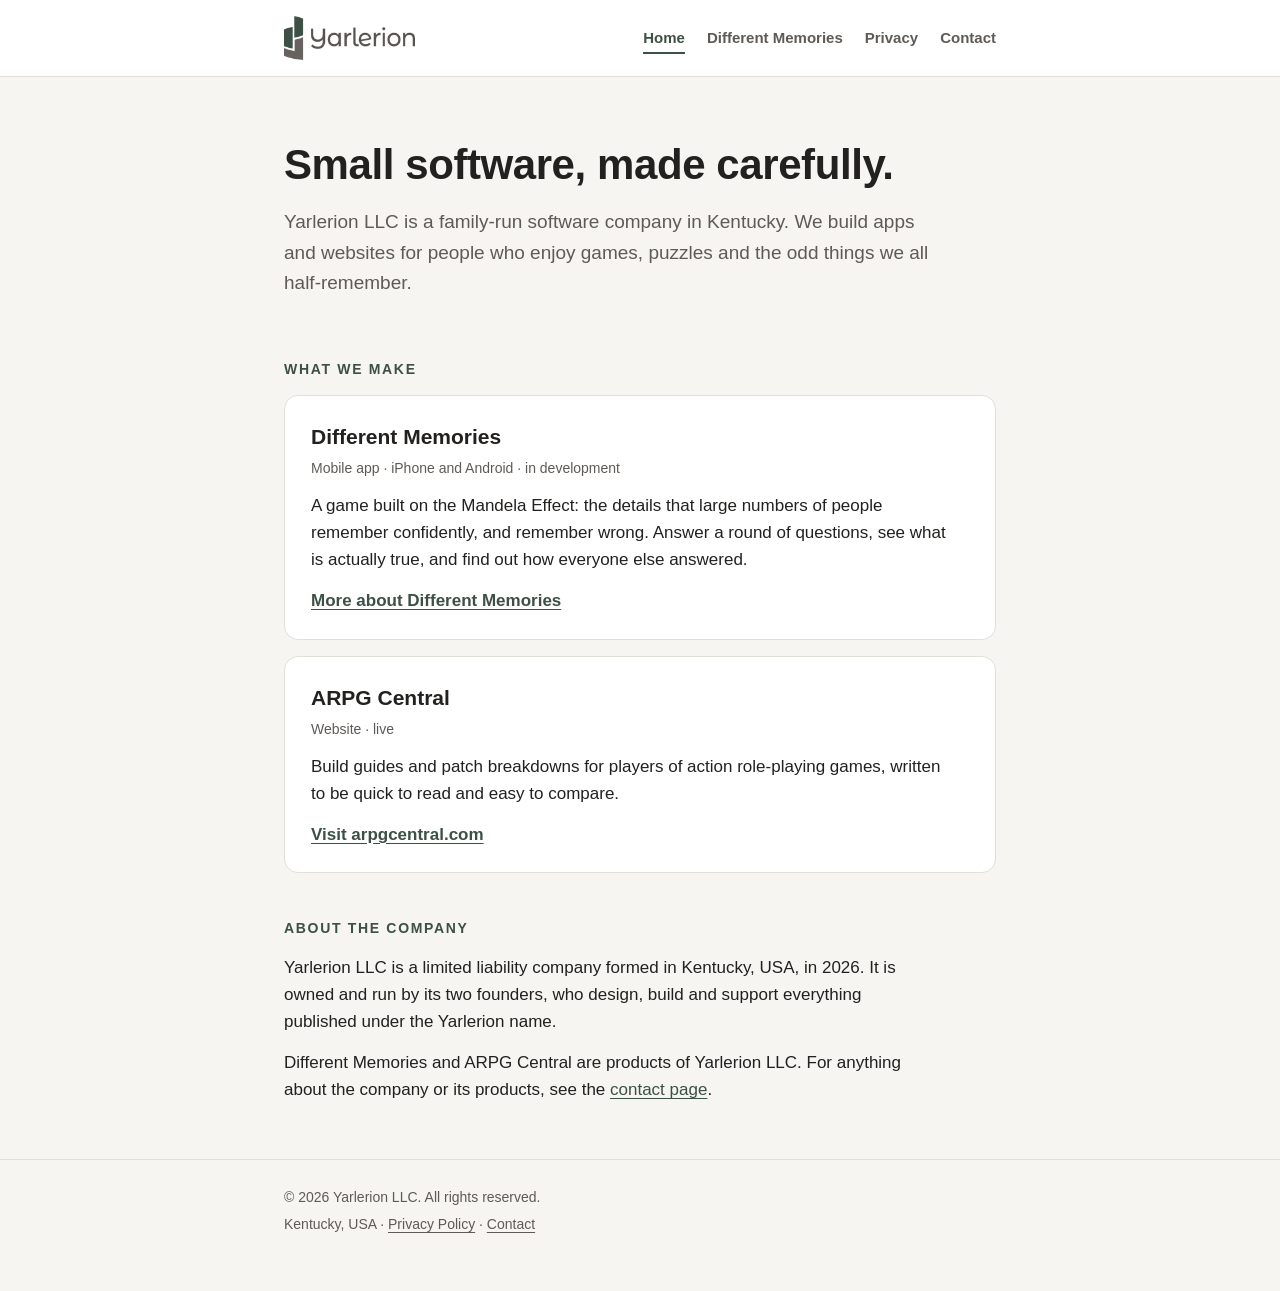
<file: index.html>
<!DOCTYPE html>
<html lang="en">
<head>
<meta charset="utf-8">
<meta name="viewport" content="width=device-width, initial-scale=1">
<title>Yarlerion LLC</title>
<meta name="description" content="Yarlerion LLC is a small, family-run software company in Kentucky. We make Different Memories and ARPG Central.">
<link rel="icon" type="image/png" href="favicon.png">
<link rel="apple-touch-icon" href="apple-touch-icon.png">
<link rel="stylesheet" href="styles.css">
</head>
<body>

<header class="site-header">
  <div class="wrap">
    <a class="brand" href="index.html"><img src="logo.png" alt="Yarlerion" width="131" height="44"></a>
    <nav aria-label="Main">
      <ul>
          <li><a href="index.html" aria-current="page">Home</a></li>
          <li><a href="different-memories.html">Different Memories</a></li>
          <li><a href="privacy.html">Privacy</a></li>
          <li><a href="contact.html">Contact</a></li>
      </ul>
    </nav>
  </div>
</header>

<main class="wrap">
  <section class="hero">
    <h1>Small software, made carefully.</h1>
    <p class="lead">Yarlerion LLC is a family-run software company in Kentucky. We build apps and websites for people who enjoy games, puzzles and the odd things we all half-remember.</p>
  </section>

  <section aria-labelledby="products">
    <h2 id="products">What we make</h2>

    <div class="card">
      <h3><a href="different-memories.html">Different Memories</a></h3>
      <p class="tag">Mobile app · iPhone and Android · in development</p>
      <p>A game built on the Mandela Effect: the details that large numbers of people remember confidently, and remember wrong. Answer a round of questions, see what is actually true, and find out how everyone else answered.</p>
      <p class="more"><a href="different-memories.html">More about Different Memories</a></p>
    </div>

    <div class="card">
      <h3>ARPG Central</h3>
      <p class="tag">Website · live</p>
      <p>Build guides and patch breakdowns for players of action role-playing games, written to be quick to read and easy to compare.</p>
      <p class="more"><a href="https://arpgcentral.com">Visit arpgcentral.com</a></p>
    </div>
  </section>

  <section aria-labelledby="about">
    <h2 id="about">About the company</h2>
    <p>Yarlerion LLC is a limited liability company formed in Kentucky, USA, in 2026. It is owned and run by its two founders, who design, build and support everything published under the Yarlerion name.</p>
    <p>Different Memories and ARPG Central are products of Yarlerion LLC. For anything about the company or its products, see the <a href="contact.html">contact page</a>.</p>
  </section>
</main>

<footer>
  <div class="wrap">
    <p>© 2026 Yarlerion LLC. All rights reserved.</p>
    <p>Kentucky, USA · <a href="privacy.html">Privacy Policy</a> · <a href="contact.html">Contact</a></p>
  </div>
</footer>

</body>
</html>
</file>
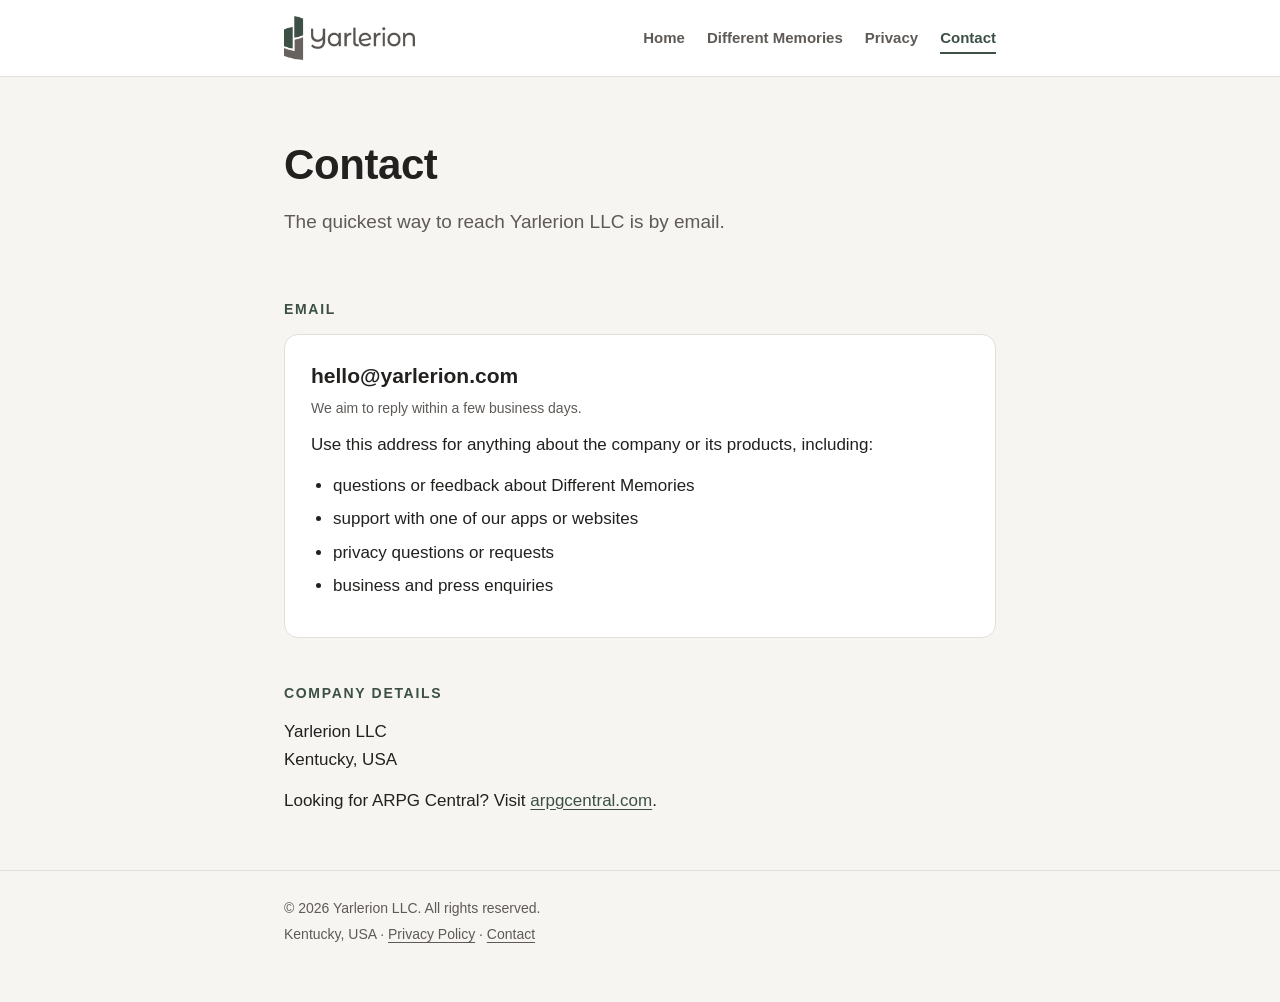
<file: contact.html>
<!DOCTYPE html>
<html lang="en">
<head>
<meta charset="utf-8">
<meta name="viewport" content="width=device-width, initial-scale=1">
<title>Contact · Yarlerion LLC</title>
<meta name="description" content="How to contact Yarlerion LLC.">
<link rel="icon" type="image/png" href="favicon.png">
<link rel="apple-touch-icon" href="apple-touch-icon.png">
<link rel="stylesheet" href="styles.css">
</head>
<body>

<header class="site-header">
  <div class="wrap">
    <a class="brand" href="index.html"><img src="logo.png" alt="Yarlerion" width="131" height="44"></a>
    <nav aria-label="Main">
      <ul>
          <li><a href="index.html">Home</a></li>
          <li><a href="different-memories.html">Different Memories</a></li>
          <li><a href="privacy.html">Privacy</a></li>
          <li><a href="contact.html" aria-current="page">Contact</a></li>
      </ul>
    </nav>
  </div>
</header>

<main class="wrap">
  <section class="hero">
    <h1>Contact</h1>
    <p class="lead">The quickest way to reach Yarlerion LLC is by email.</p>
  </section>

  <section aria-labelledby="email">
    <h2 id="email">Email</h2>
    <div class="card">
      <h3><a href="mailto:hello@yarlerion.com">hello@yarlerion.com</a></h3>
      <p class="tag">We aim to reply within a few business days.</p>
      <p>Use this address for anything about the company or its products, including:</p>
      <ul>
        <li>questions or feedback about Different Memories</li>
        <li>support with one of our apps or websites</li>
        <li>privacy questions or requests</li>
        <li>business and press enquiries</li>
      </ul>
    </div>
  </section>

  <section aria-labelledby="company">
    <h2 id="company">Company details</h2>
    <p>Yarlerion LLC<br>Kentucky, USA</p>
    <p>Looking for ARPG Central? Visit <a href="https://arpgcentral.com">arpgcentral.com</a>.</p>
  </section>
</main>

<footer>
  <div class="wrap">
    <p>© 2026 Yarlerion LLC. All rights reserved.</p>
    <p>Kentucky, USA · <a href="privacy.html">Privacy Policy</a> · <a href="contact.html">Contact</a></p>
  </div>
</footer>

</body>
</html>
</file>
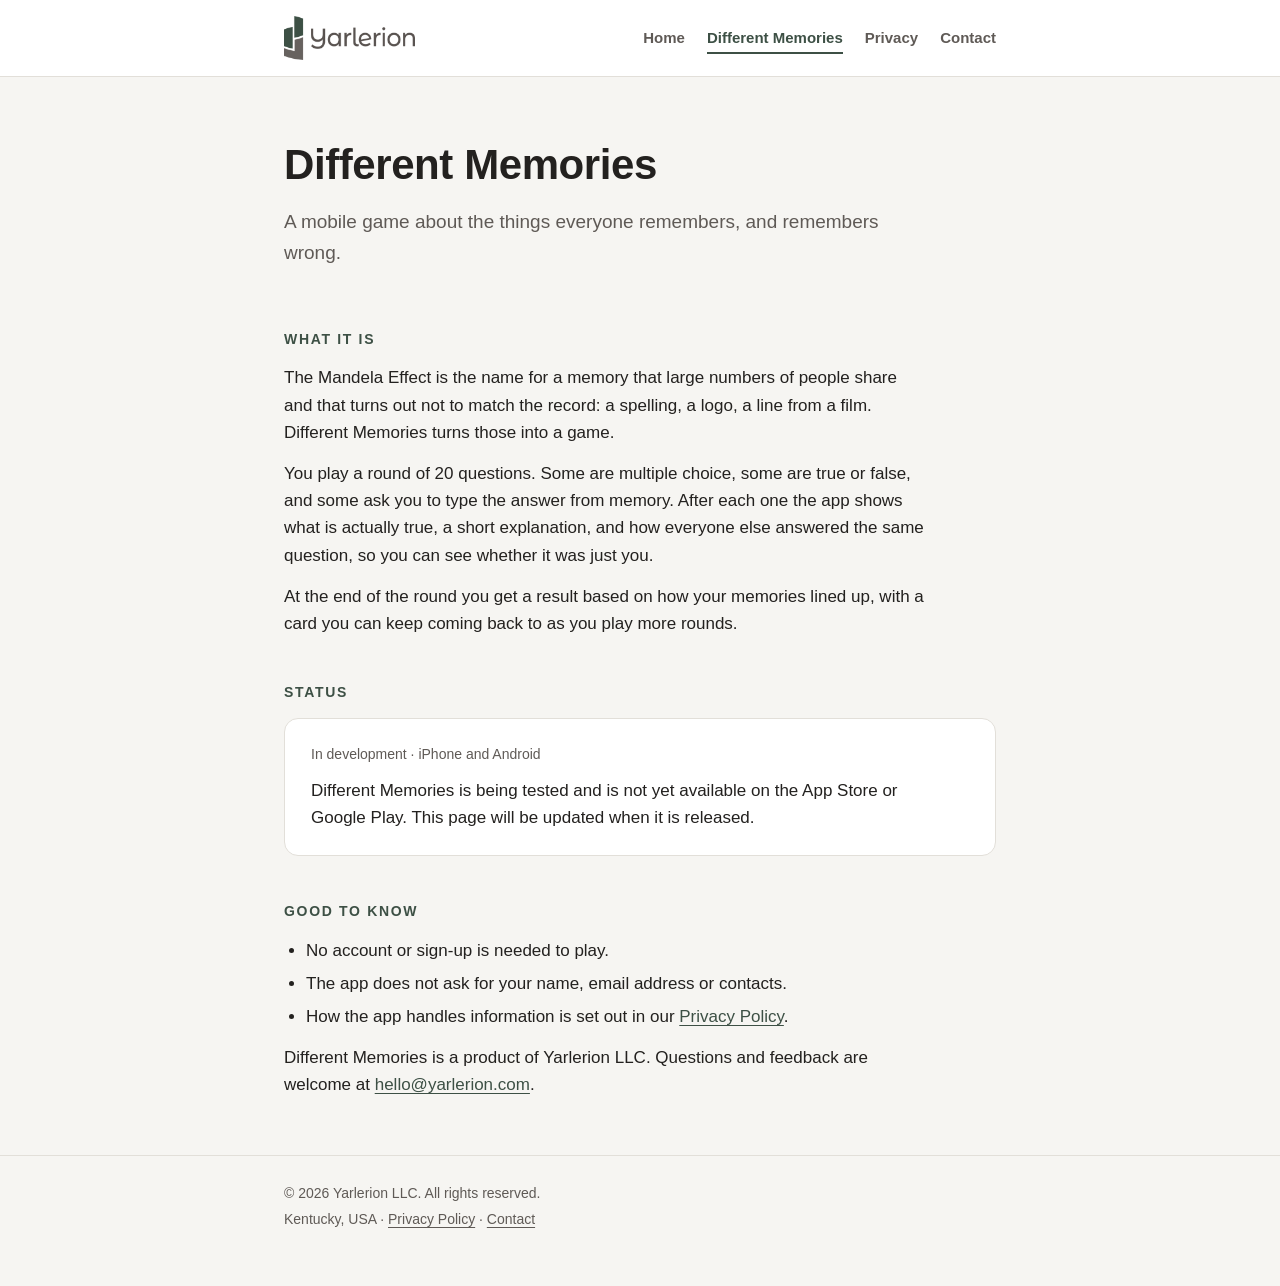
<file: different-memories.html>
<!DOCTYPE html>
<html lang="en">
<head>
<meta charset="utf-8">
<meta name="viewport" content="width=device-width, initial-scale=1">
<title>Different Memories · Yarlerion LLC</title>
<meta name="description" content="Different Memories is a mobile game built on the Mandela Effect, made by Yarlerion LLC.">
<link rel="icon" type="image/png" href="favicon.png">
<link rel="apple-touch-icon" href="apple-touch-icon.png">
<link rel="stylesheet" href="styles.css">
</head>
<body>

<header class="site-header">
  <div class="wrap">
    <a class="brand" href="index.html"><img src="logo.png" alt="Yarlerion" width="131" height="44"></a>
    <nav aria-label="Main">
      <ul>
          <li><a href="index.html">Home</a></li>
          <li><a href="different-memories.html" aria-current="page">Different Memories</a></li>
          <li><a href="privacy.html">Privacy</a></li>
          <li><a href="contact.html">Contact</a></li>
      </ul>
    </nav>
  </div>
</header>

<main class="wrap">
  <section class="hero">
    <h1>Different Memories</h1>
    <p class="lead">A mobile game about the things everyone remembers, and remembers wrong.</p>
  </section>

  <section aria-labelledby="what">
    <h2 id="what">What it is</h2>
    <p>The Mandela Effect is the name for a memory that large numbers of people share and that turns out not to match the record: a spelling, a logo, a line from a film. Different Memories turns those into a game.</p>
    <p>You play a round of 20 questions. Some are multiple choice, some are true or false, and some ask you to type the answer from memory. After each one the app shows what is actually true, a short explanation, and how everyone else answered the same question, so you can see whether it was just you.</p>
    <p>At the end of the round you get a result based on how your memories lined up, with a card you can keep coming back to as you play more rounds.</p>
  </section>

  <section aria-labelledby="status">
    <h2 id="status">Status</h2>
    <div class="card">
      <p class="tag">In development · iPhone and Android</p>
      <p>Different Memories is being tested and is not yet available on the App Store or Google Play. This page will be updated when it is released.</p>
    </div>
  </section>

  <section aria-labelledby="details">
    <h2 id="details">Good to know</h2>
    <ul>
      <li>No account or sign-up is needed to play.</li>
      <li>The app does not ask for your name, email address or contacts.</li>
      <li>How the app handles information is set out in our <a href="privacy.html">Privacy Policy</a>.</li>
    </ul>
    <p>Different Memories is a product of Yarlerion LLC. Questions and feedback are welcome at <a href="mailto:hello@yarlerion.com">hello@yarlerion.com</a>.</p>
  </section>
</main>

<footer>
  <div class="wrap">
    <p>© 2026 Yarlerion LLC. All rights reserved.</p>
    <p>Kentucky, USA · <a href="privacy.html">Privacy Policy</a> · <a href="contact.html">Contact</a></p>
  </div>
</footer>

</body>
</html>
</file>
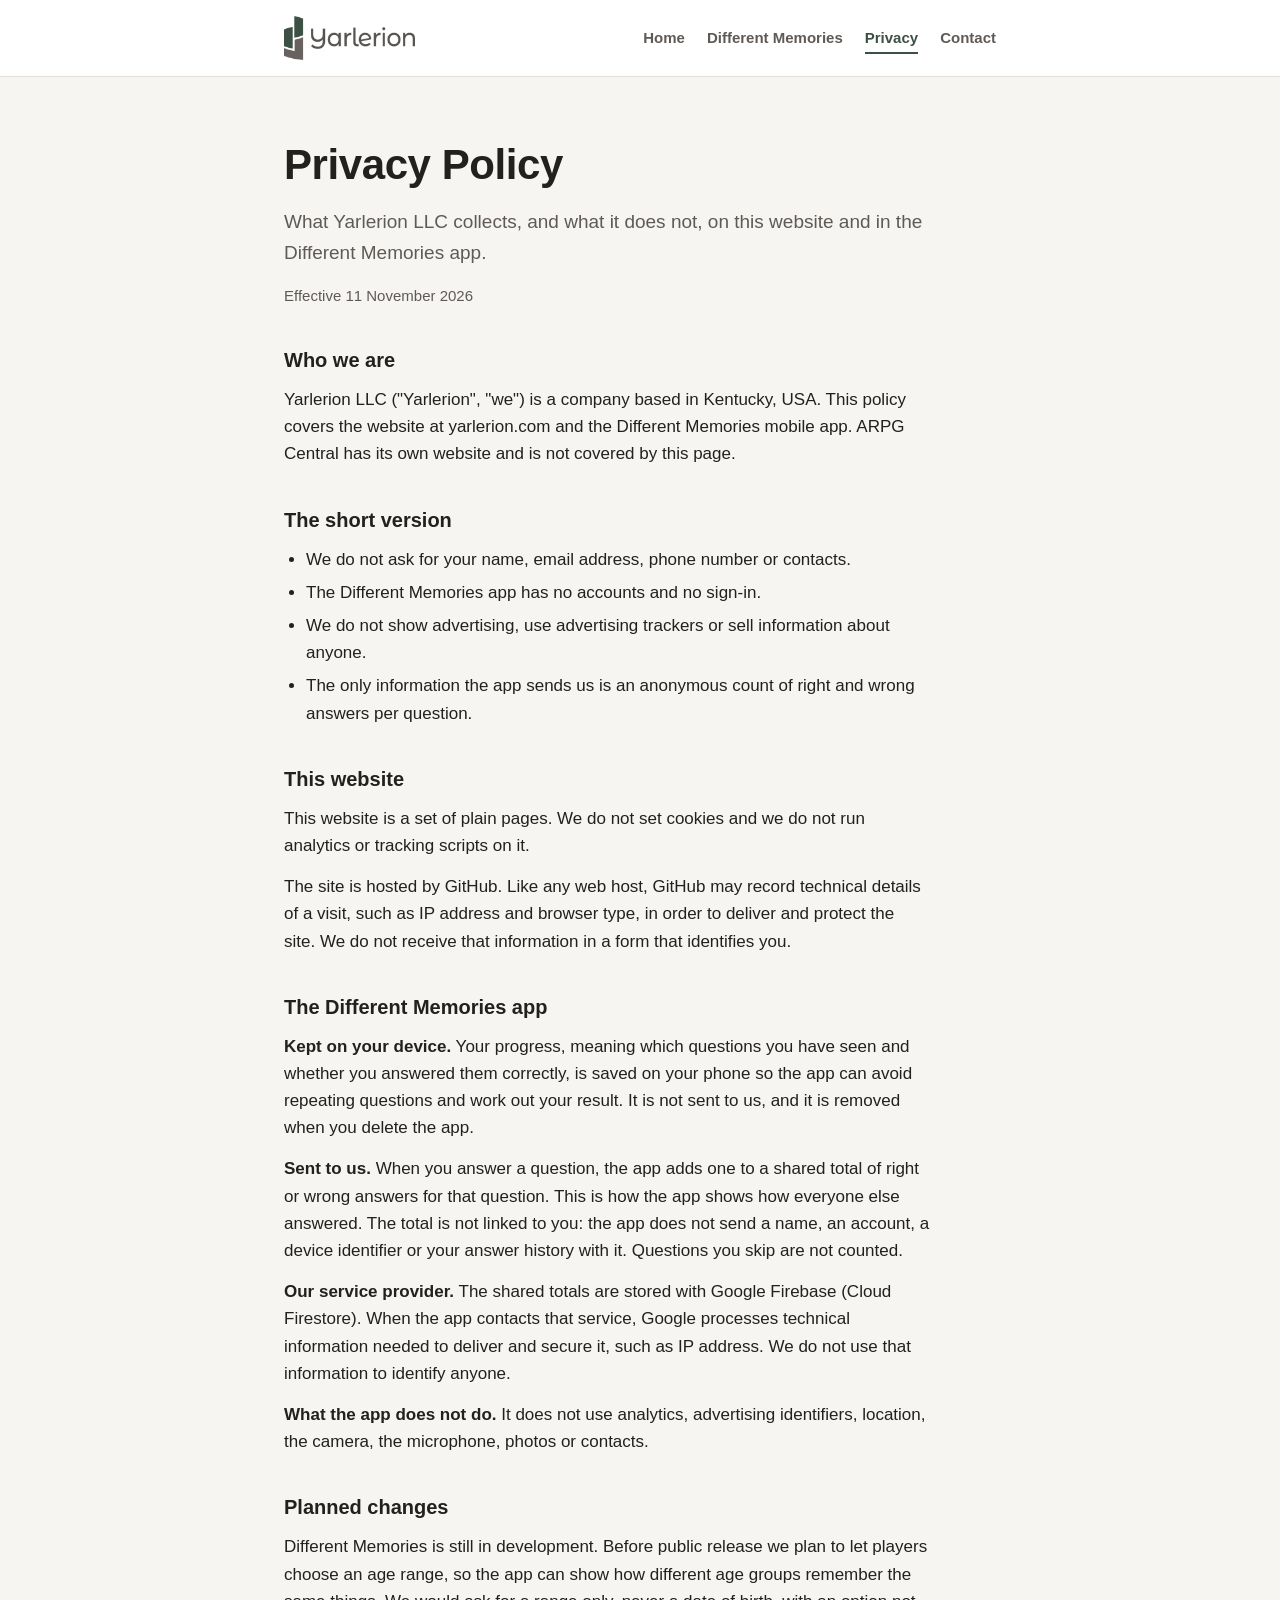
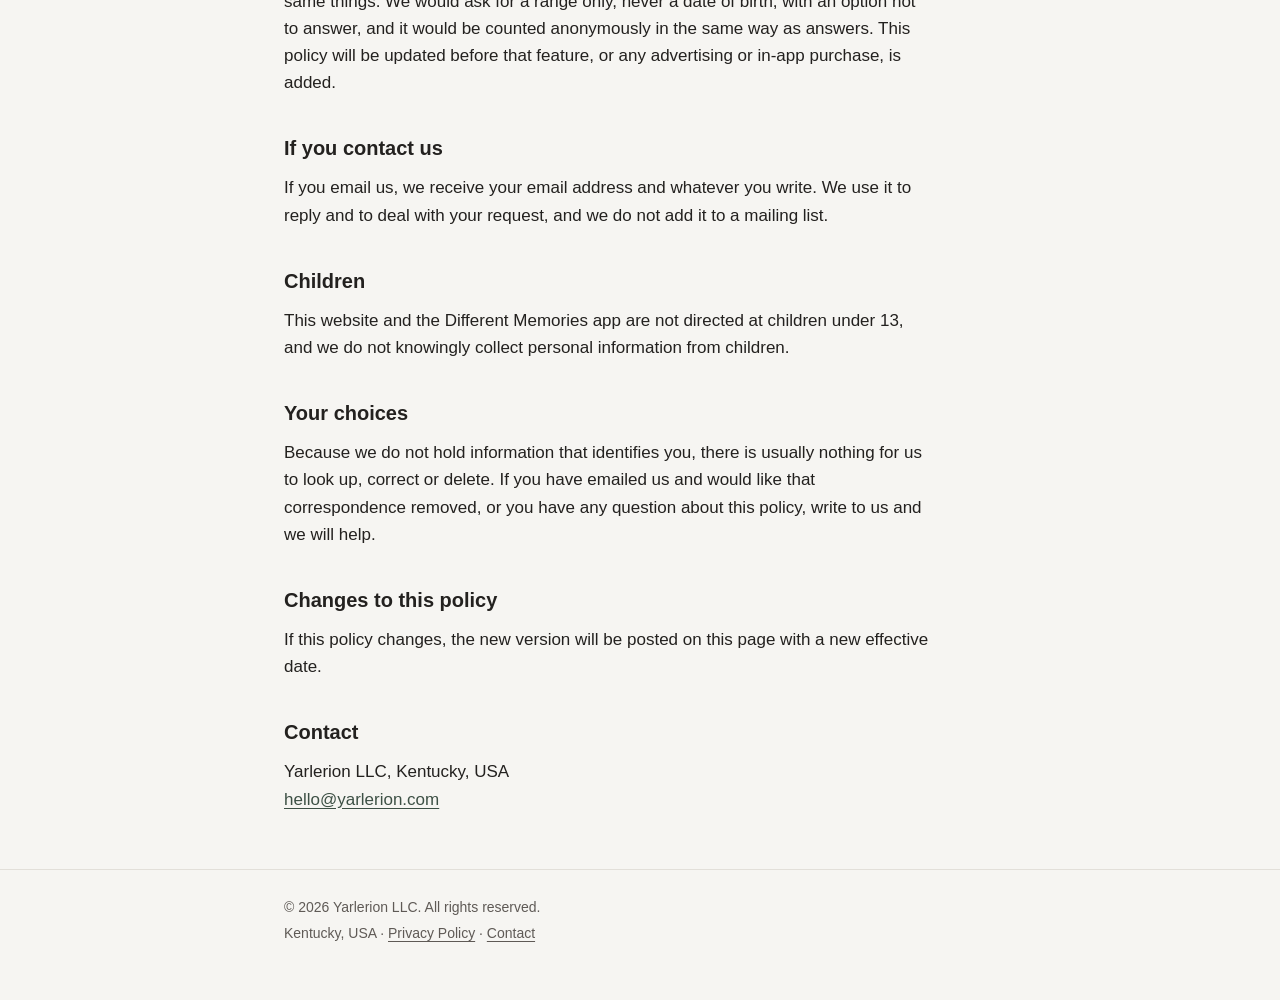
<file: privacy.html>
<!DOCTYPE html>
<html lang="en">
<head>
<meta charset="utf-8">
<meta name="viewport" content="width=device-width, initial-scale=1">
<title>Privacy Policy · Yarlerion LLC</title>
<meta name="description" content="Privacy policy for yarlerion.com and the Different Memories app.">
<link rel="icon" type="image/png" href="favicon.png">
<link rel="apple-touch-icon" href="apple-touch-icon.png">
<link rel="stylesheet" href="styles.css">
</head>
<body>

<header class="site-header">
  <div class="wrap">
    <a class="brand" href="index.html"><img src="logo.png" alt="Yarlerion" width="131" height="44"></a>
    <nav aria-label="Main">
      <ul>
          <li><a href="index.html">Home</a></li>
          <li><a href="different-memories.html">Different Memories</a></li>
          <li><a href="privacy.html" aria-current="page">Privacy</a></li>
          <li><a href="contact.html">Contact</a></li>
      </ul>
    </nav>
  </div>
</header>

<main class="wrap">
  <section class="hero">
    <h1>Privacy Policy</h1>
    <p class="lead">What Yarlerion LLC collects, and what it does not, on this website and in the Different Memories app.</p>
  </section>

  <div class="doc">
    <p class="note">Effective 11 November 2026</p>

    <h2>Who we are</h2>
    <p>Yarlerion LLC ("Yarlerion", "we") is a company based in Kentucky, USA. This policy covers the website at yarlerion.com and the Different Memories mobile app. ARPG Central has its own website and is not covered by this page.</p>

    <h2>The short version</h2>
    <ul>
      <li>We do not ask for your name, email address, phone number or contacts.</li>
      <li>The Different Memories app has no accounts and no sign-in.</li>
      <li>We do not show advertising, use advertising trackers or sell information about anyone.</li>
      <li>The only information the app sends us is an anonymous count of right and wrong answers per question.</li>
    </ul>

    <h2>This website</h2>
    <p>This website is a set of plain pages. We do not set cookies and we do not run analytics or tracking scripts on it.</p>
    <p>The site is hosted by GitHub. Like any web host, GitHub may record technical details of a visit, such as IP address and browser type, in order to deliver and protect the site. We do not receive that information in a form that identifies you.</p>

    <h2>The Different Memories app</h2>
    <p><strong>Kept on your device.</strong> Your progress, meaning which questions you have seen and whether you answered them correctly, is saved on your phone so the app can avoid repeating questions and work out your result. It is not sent to us, and it is removed when you delete the app.</p>
    <p><strong>Sent to us.</strong> When you answer a question, the app adds one to a shared total of right or wrong answers for that question. This is how the app shows how everyone else answered. The total is not linked to you: the app does not send a name, an account, a device identifier or your answer history with it. Questions you skip are not counted.</p>
    <p><strong>Our service provider.</strong> The shared totals are stored with Google Firebase (Cloud Firestore). When the app contacts that service, Google processes technical information needed to deliver and secure it, such as IP address. We do not use that information to identify anyone.</p>
    <p><strong>What the app does not do.</strong> It does not use analytics, advertising identifiers, location, the camera, the microphone, photos or contacts.</p>

    <h2>Planned changes</h2>
    <p>Different Memories is still in development. Before public release we plan to let players choose an age range, so the app can show how different age groups remember the same things. We would ask for a range only, never a date of birth, with an option not to answer, and it would be counted anonymously in the same way as answers. This policy will be updated before that feature, or any advertising or in-app purchase, is added.</p>

    <h2>If you contact us</h2>
    <p>If you email us, we receive your email address and whatever you write. We use it to reply and to deal with your request, and we do not add it to a mailing list.</p>

    <h2>Children</h2>
    <p>This website and the Different Memories app are not directed at children under 13, and we do not knowingly collect personal information from children.</p>

    <h2>Your choices</h2>
    <p>Because we do not hold information that identifies you, there is usually nothing for us to look up, correct or delete. If you have emailed us and would like that correspondence removed, or you have any question about this policy, write to us and we will help.</p>

    <h2>Changes to this policy</h2>
    <p>If this policy changes, the new version will be posted on this page with a new effective date.</p>

    <h2>Contact</h2>
    <p>Yarlerion LLC, Kentucky, USA<br><a href="mailto:hello@yarlerion.com">hello@yarlerion.com</a></p>
  </div>
</main>

<footer>
  <div class="wrap">
    <p>© 2026 Yarlerion LLC. All rights reserved.</p>
    <p>Kentucky, USA · <a href="privacy.html">Privacy Policy</a> · <a href="contact.html">Contact</a></p>
  </div>
</footer>

</body>
</html>
</file>
<file: styles.css>
:root {
  --bg: #f6f5f2;
  --card: #ffffff;
  --ink: #23211f;
  --muted: #5f5a56;
  --line: #e2dfd9;
  --green: #3d5045;
  --green-dark: #2c3b33;
}
* { box-sizing: border-box; }
html { -webkit-text-size-adjust: 100%; }
body {
  margin: 0;
  background: var(--bg);
  color: var(--ink);
  font-family: -apple-system, BlinkMacSystemFont, "Segoe UI", Roboto, Helvetica, Arial, sans-serif;
  font-size: 17px;
  line-height: 1.6;
}
.wrap { max-width: 760px; margin: 0 auto; padding: 0 24px; }

.site-header { background: var(--card); border-bottom: 1px solid var(--line); }
.site-header .wrap {
  display: flex; align-items: center; justify-content: space-between;
  flex-wrap: wrap; gap: 8px 24px; padding-top: 16px; padding-bottom: 16px;
}
.brand { display: inline-flex; line-height: 0; }
.brand img { height: 44px; width: auto; }
nav ul { list-style: none; display: flex; flex-wrap: wrap; gap: 4px 22px; margin: 0; padding: 0; }
nav a {
  color: var(--muted); text-decoration: none; font-size: 15px; font-weight: 600;
  padding: 6px 0; border-bottom: 2px solid transparent;
}
nav a:hover { color: var(--green); }
nav a[aria-current="page"] { color: var(--green); border-bottom-color: var(--green); }

.hero { padding: 64px 0 16px; }
h1 { font-size: clamp(30px, 6vw, 42px); line-height: 1.15; margin: 0 0 18px; letter-spacing: -0.01em; }
.lead { font-size: 19px; color: var(--muted); margin: 0; max-width: 34em; }
h2 {
  font-size: 14px; font-weight: 700; letter-spacing: 0.12em; text-transform: uppercase;
  color: var(--green); margin: 44px 0 14px;
}
.doc h2 { font-size: 20px; letter-spacing: 0; text-transform: none; color: var(--ink); margin: 36px 0 10px; }
p { margin: 0 0 14px; }
main p, main li { max-width: 38em; }
main ul { margin: 0 0 14px; padding-left: 22px; }
main li { margin-bottom: 6px; }

.card {
  background: var(--card); border: 1px solid var(--line); border-radius: 14px;
  padding: 24px 26px; margin: 0 0 16px;
}
.card h3 { font-size: 21px; margin: 0 0 4px; }
.card h3 a { color: var(--ink); text-decoration: none; }
.card h3 a:hover { color: var(--green); }
.tag { font-size: 14px; color: var(--muted); margin: 0 0 12px; }
.card p:last-child { margin-bottom: 0; }
.more { font-weight: 600; }
.note { font-size: 15px; color: var(--muted); }

a { color: var(--green); text-underline-offset: 3px; }
a:hover { color: var(--green-dark); text-decoration-thickness: 2px; }

footer { border-top: 1px solid var(--line); margin-top: 56px; padding: 26px 0 52px; font-size: 14px; color: var(--muted); }
footer p { margin: 0 0 4px; max-width: none; }
footer a { color: var(--muted); }

@media (max-width: 520px) {
  .brand img { height: 38px; }
  .hero { padding-top: 44px; }
}
</file>
